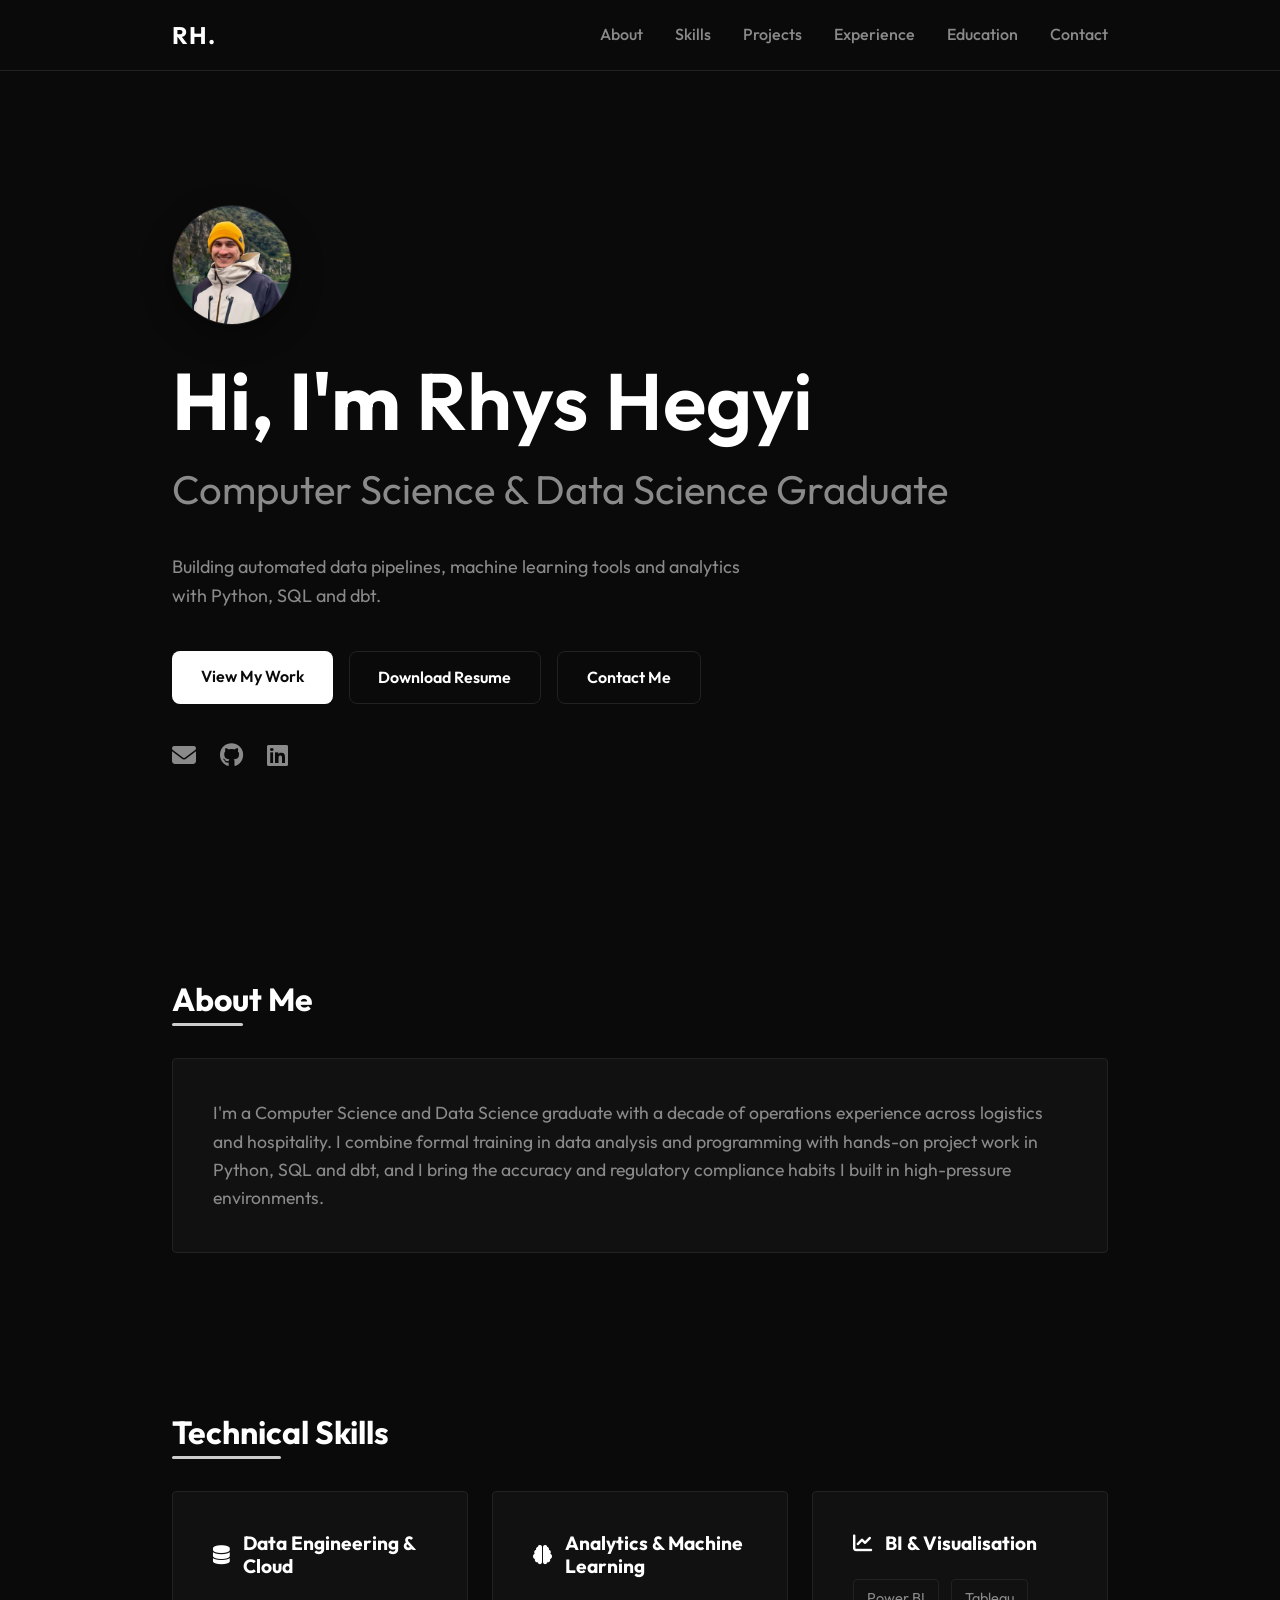
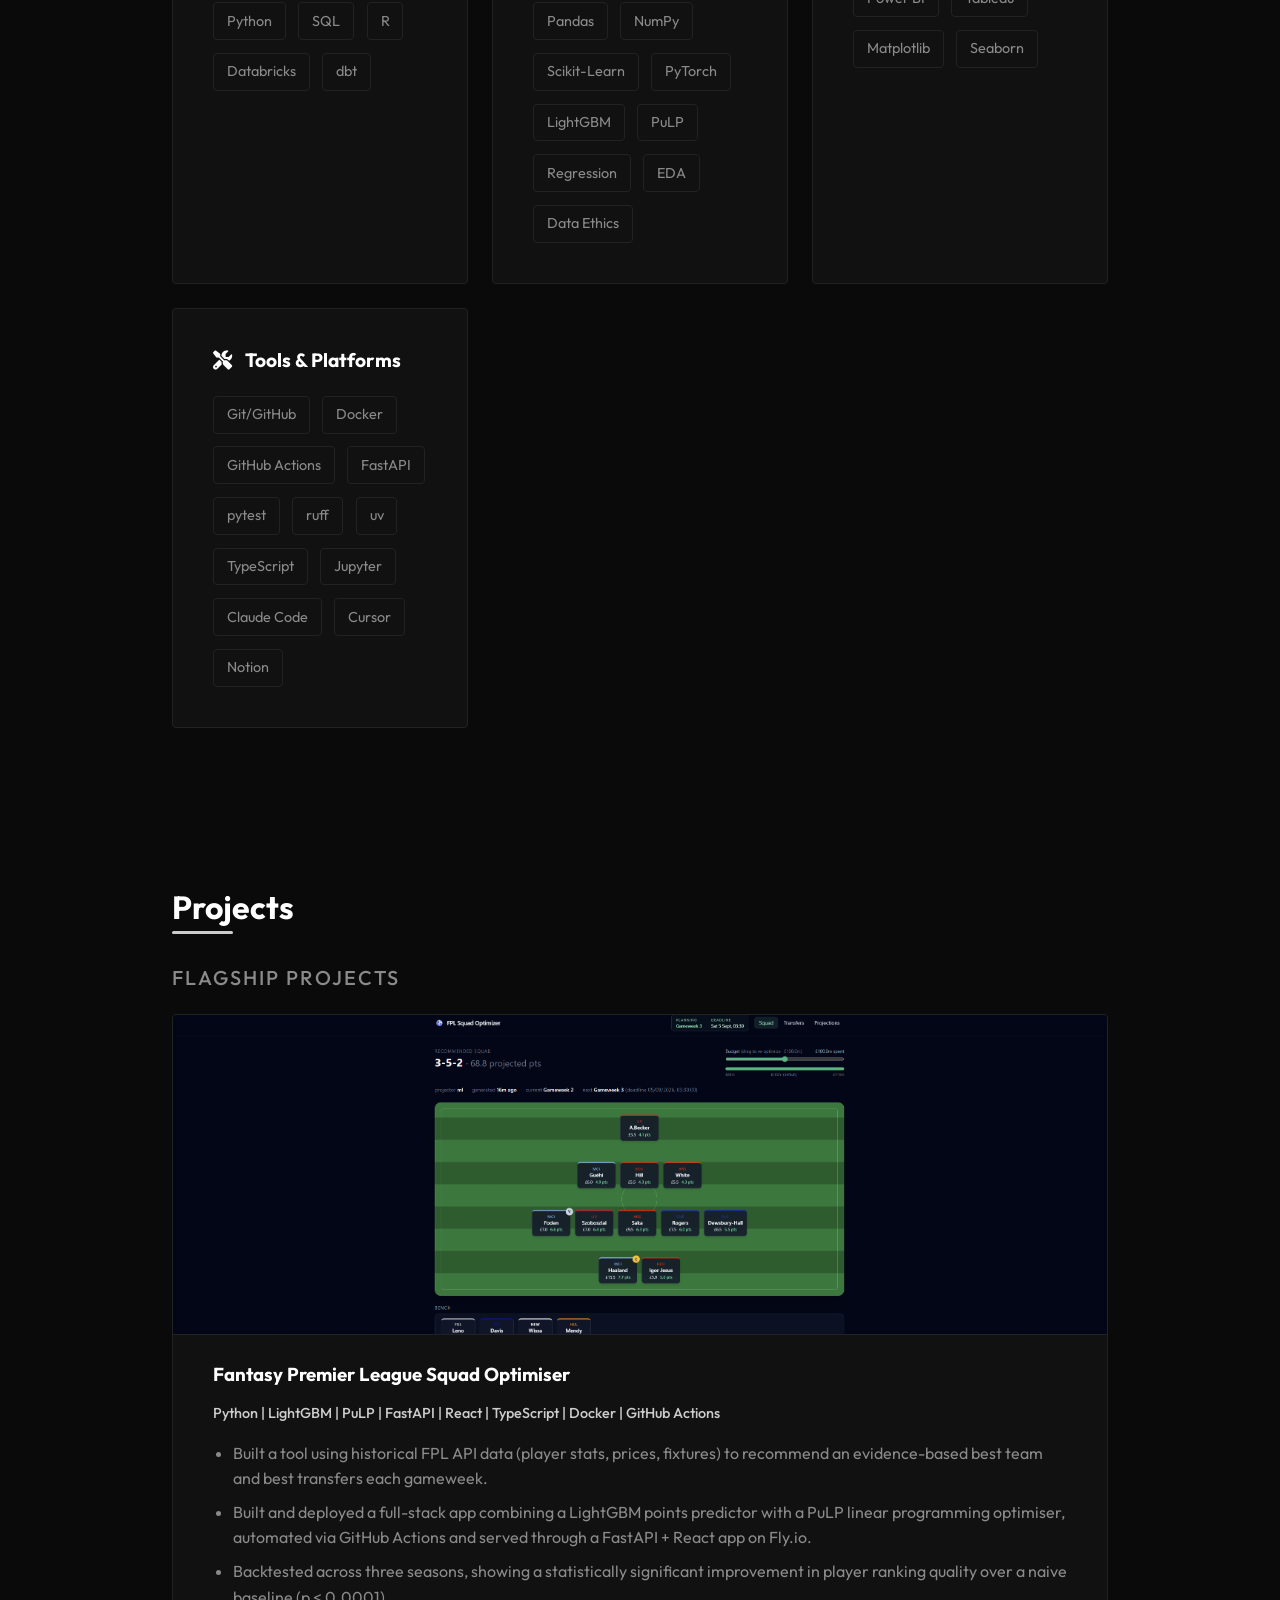
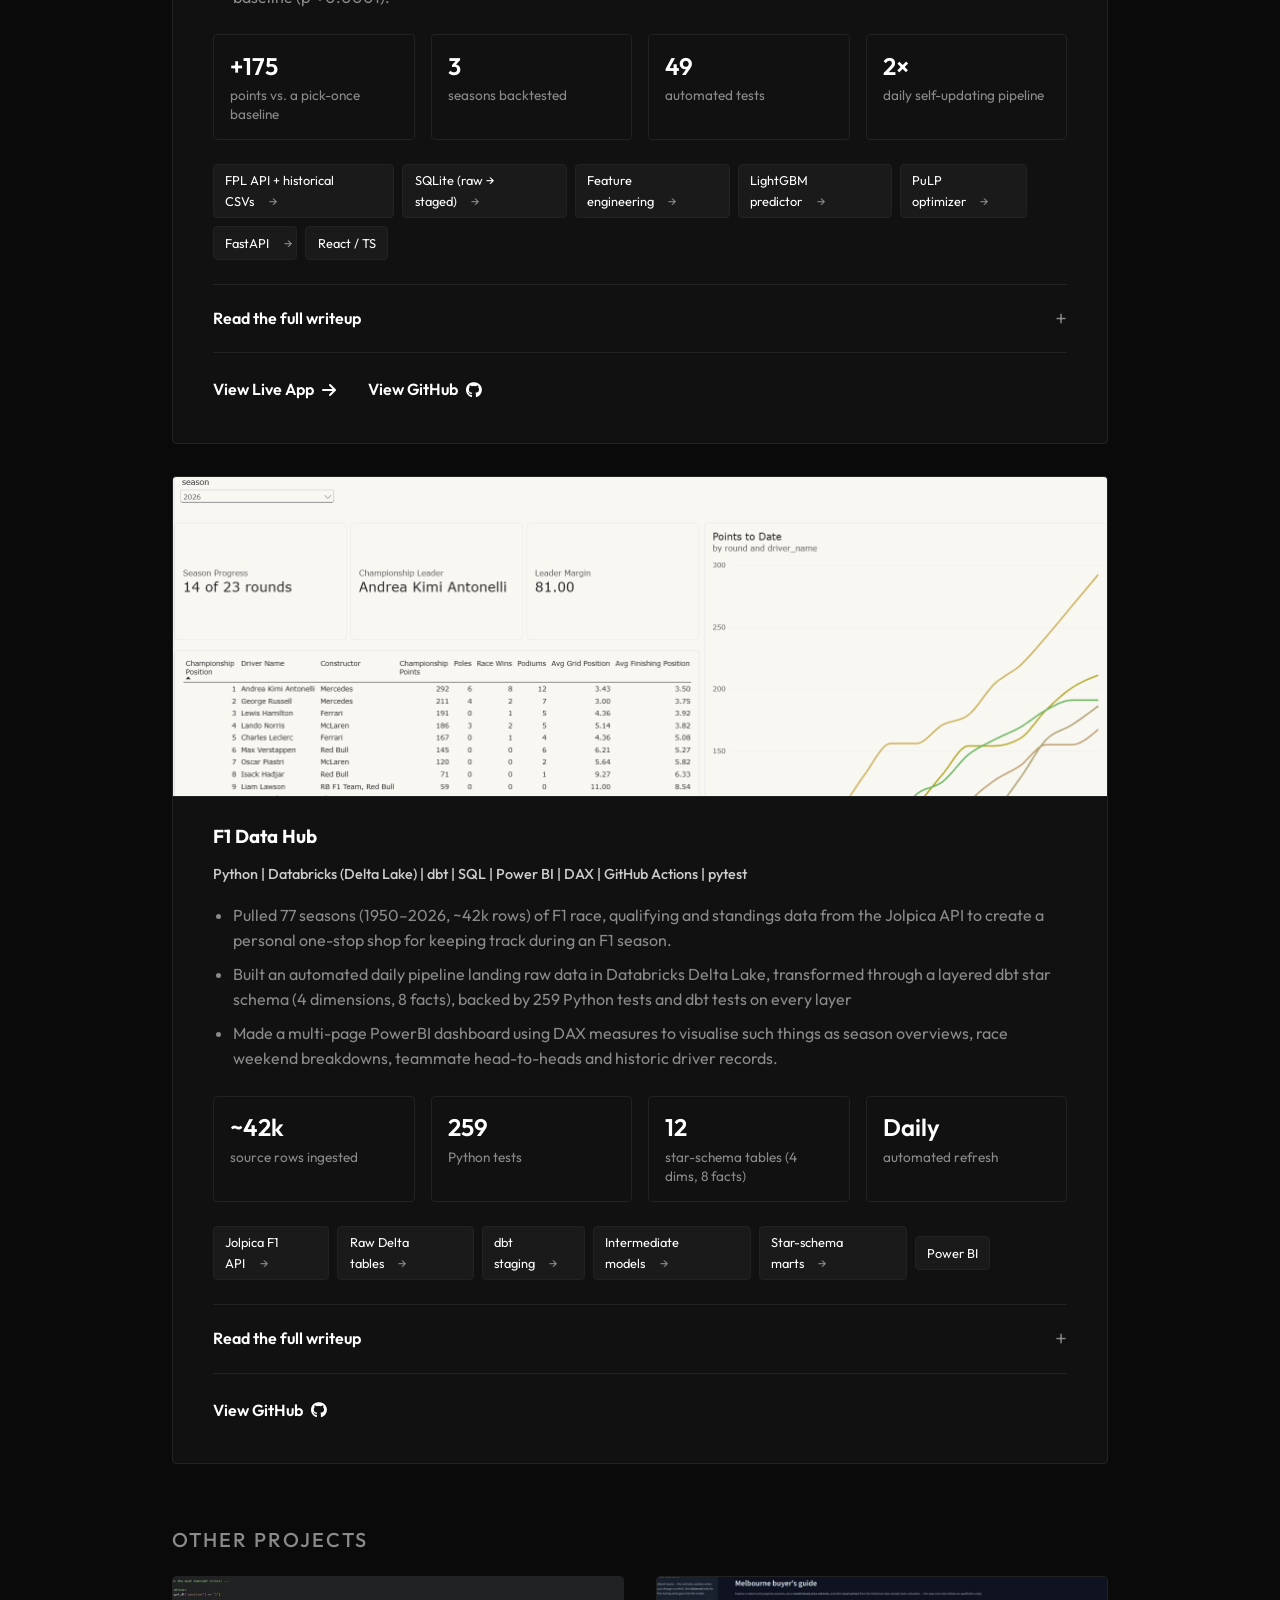
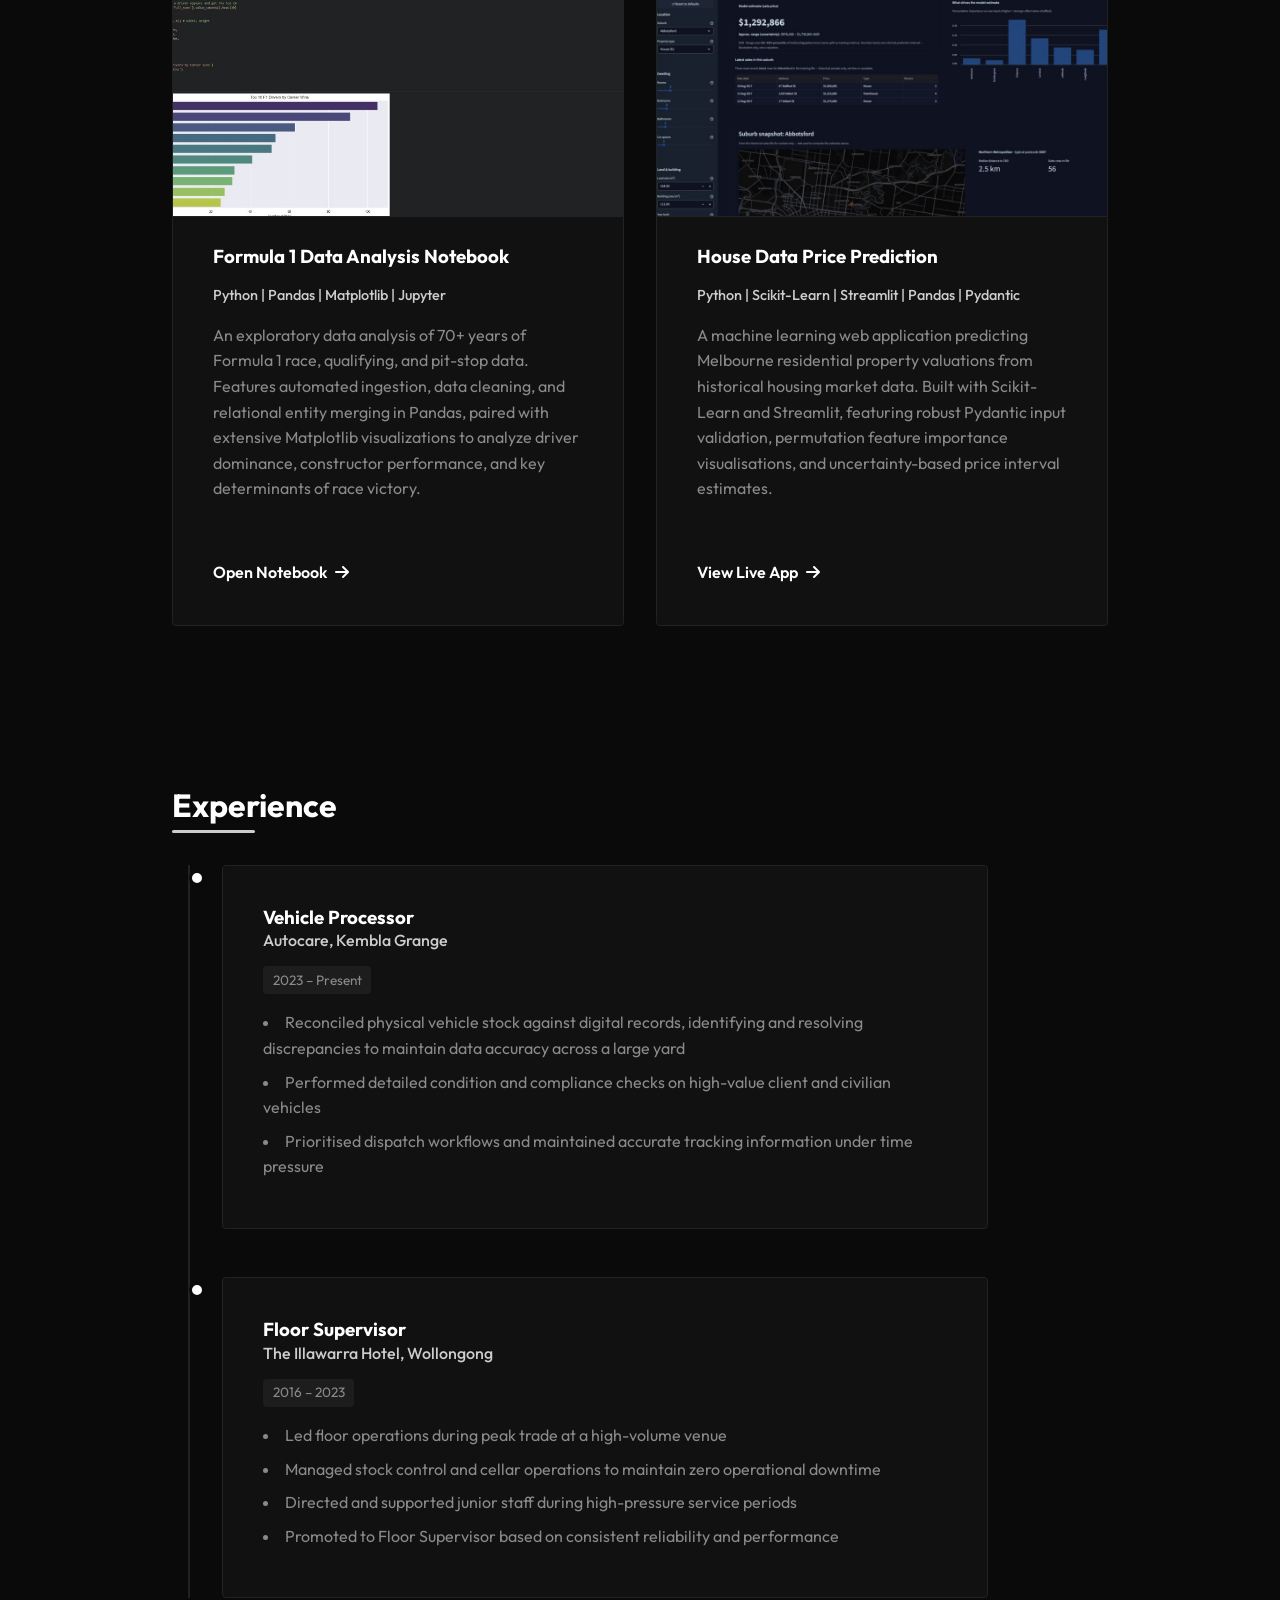
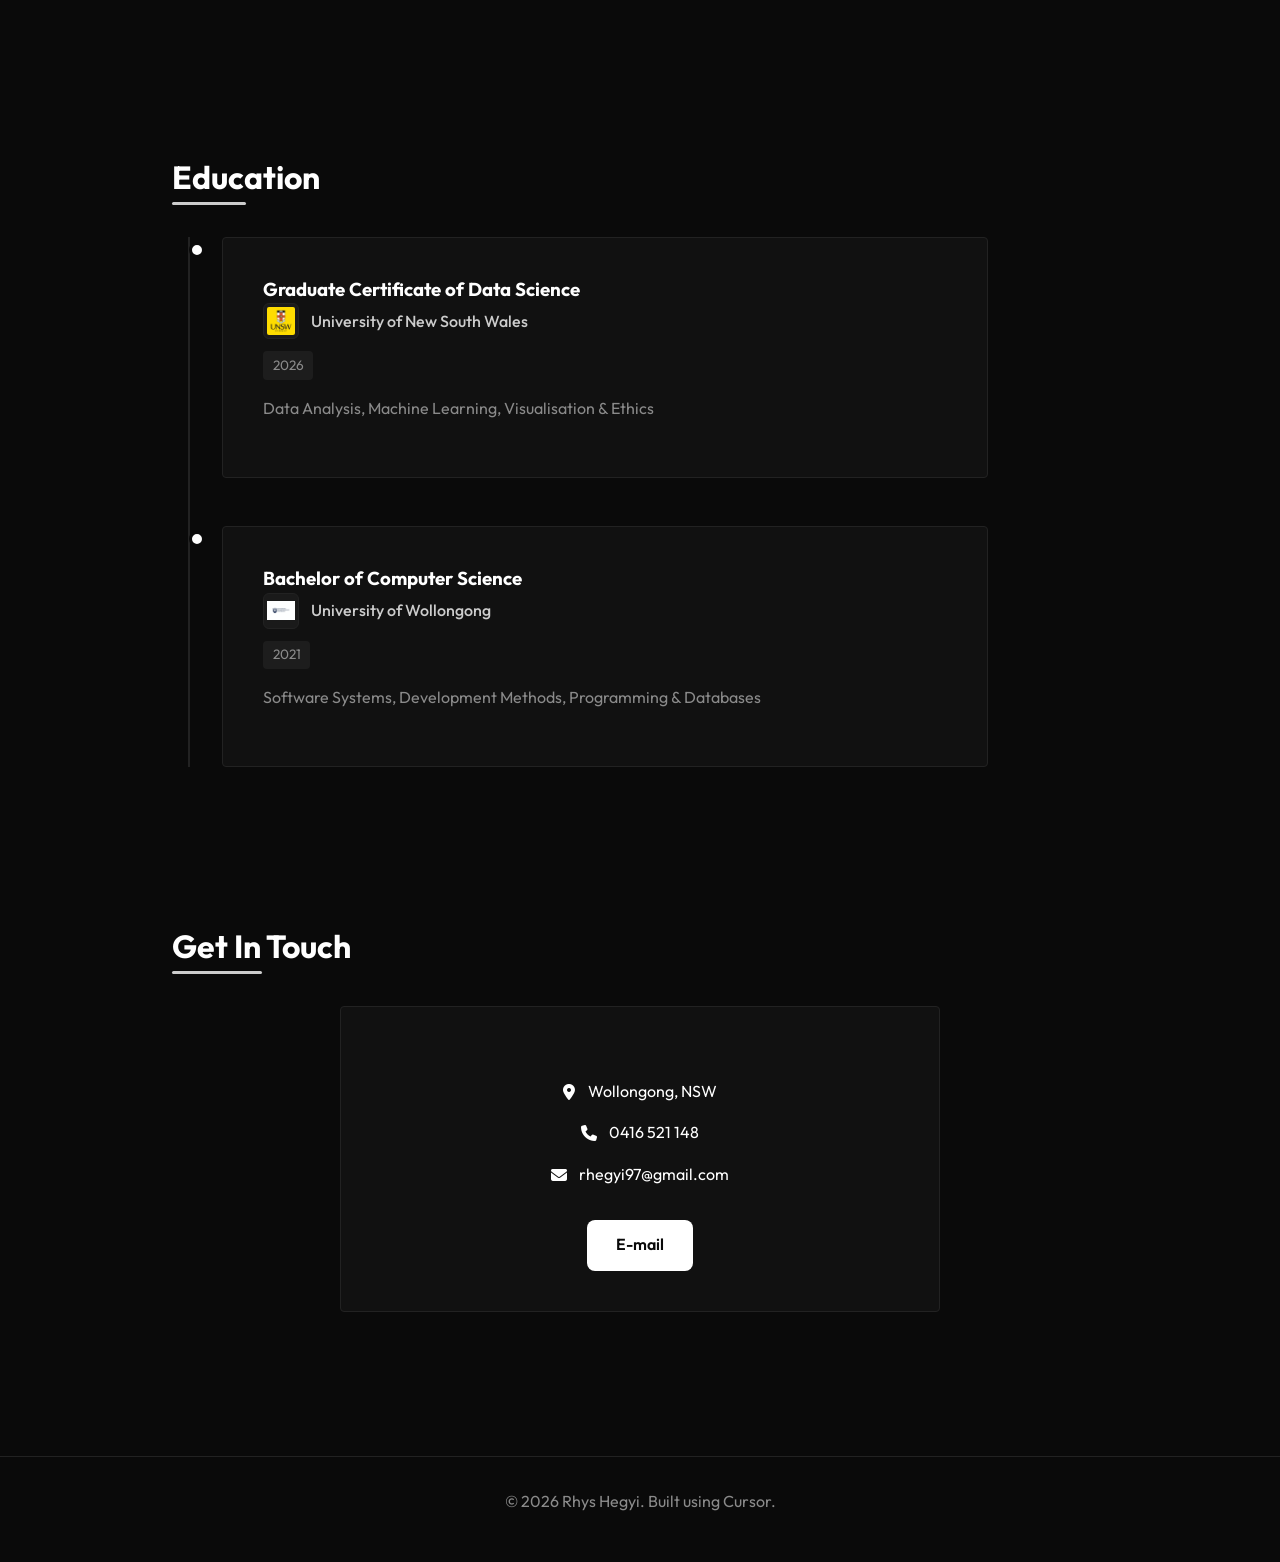
<file: index.html>
<!DOCTYPE html>
<html lang="en">
<head>
    <meta charset="UTF-8">
    <meta name="viewport" content="width=device-width, initial-scale=1.0">
    <title>Rhys Hegyi | Personal Portfolio</title>
    <meta name="description" content="Portfolio of Rhys Hegyi. Computer Science graduate & Data Science student.">
    <link rel="preconnect" href="https://fonts.googleapis.com">
    <link rel="preconnect" href="https://fonts.gstatic.com" crossorigin>
    <link href="https://fonts.googleapis.com/css2?family=Outfit:wght@300;400;500;600;700&display=swap" rel="stylesheet">
    <link rel="stylesheet" href="style.css">
    <link rel="stylesheet" href="https://cdnjs.cloudflare.com/ajax/libs/font-awesome/6.4.0/css/all.min.css">
</head>
<body>


    <nav class="navbar">
        <div class="nav-content">
            <a href="#" class="logo">RH.</a>
            <ul class="nav-links">
                <li><a href="#about">About</a></li>
                <li><a href="#skills">Skills</a></li>
                <li><a href="#projects">Projects</a></li>
                <li><a href="#experience">Experience</a></li>
                <li><a href="#education">Education</a></li>
                <li><a href="#contact">Contact</a></li>
            </ul>
        </div>
    </nav>

    <main class="container">
        <!-- Hero Section -->
        <section id="hero" class="hero fade-in">
            <img
                class="hero-avatar"
                src="assets/headshot.png"
                alt="Headshot of Rhys Hegyi"
                width="120"
                height="120"
                loading="eager"
                decoding="async"
            >
            <h1 class="hero-title">Hi, I'm <span class="highlight">Rhys Hegyi</span></h1>
            <h2 class="hero-subtitle">Computer Science & Data Science Graduate</h2>
            <p class="hero-text">Building automated data pipelines, machine learning tools and analytics with Python, SQL and dbt.</p>
            <div class="hero-buttons">
                <a href="#projects" class="btn btn-primary">View My Work</a>
                <a href="assets/Rhys%20Hegyi%20Resume.pdf" download="Rhys_Hegyi_Resume.pdf" class="btn btn-secondary">Download Resume</a>
                <a href="#contact" class="btn btn-secondary">Contact Me</a>
            </div>
            <div class="social-links">
                <a href="mailto:rhegyi97@gmail.com" target="_blank" rel="noopener noreferrer" aria-label="Email"><i class="fa-solid fa-envelope"></i></a>
                <a href="https://github.com/rhyshegyi" target="_blank" rel="noopener noreferrer" aria-label="GitHub"><i class="fa-brands fa-github"></i></a>
                <a href="https://www.linkedin.com/in/rhys-hegyi-453014413" target="_blank" rel="noopener noreferrer" aria-label="LinkedIn"><i class="fa-brands fa-linkedin"></i></a>
            </div>
        </section>

        <!-- About Section -->
        <section id="about" class="section fade-in">
            <h2 class="section-title">About Me</h2>
            <div class="glass-card about-card">
                <p>I'm a Computer Science and Data Science graduate with a decade of operations experience across logistics and hospitality. I combine formal training in data analysis and programming with hands-on project work in Python, SQL and dbt, and I bring the accuracy and regulatory compliance habits I built in high-pressure environments.</p>
            </div>
        </section>

        <!-- Skills Section -->
        <section id="skills" class="section fade-in">
            <h2 class="section-title">Technical Skills</h2>
            <div class="skills-grid">
                <div class="glass-card skill-category">
                    <h3><i class="fa-solid fa-database"></i> Data Engineering & Cloud</h3>
                    <div class="skill-tags">
                        <span>Python</span>
                        <span>SQL</span>
                        <span>R</span>
                        <span>Databricks</span>
                        <span>dbt</span>
                    </div>
                </div>
                <div class="glass-card skill-category">
                    <h3><i class="fa-solid fa-brain"></i> Analytics & Machine Learning</h3>
                    <div class="skill-tags">
                        <span>Pandas</span>
                        <span>NumPy</span>
                        <span>Scikit-Learn</span>
                        <span>PyTorch</span>
                        <span>LightGBM</span>
                        <span>PuLP</span>
                        <span>Regression</span>
                        <span>EDA</span>
                        <span>Data Ethics</span>
                    </div>
                </div>
                <div class="glass-card skill-category">
                    <h3><i class="fa-solid fa-chart-line"></i> BI & Visualisation</h3>
                    <div class="skill-tags">
                        <span>Power BI</span>
                        <span>Tableau</span>
                        <span>Matplotlib</span>
                        <span>Seaborn</span>
                    </div>
                </div>
                <div class="glass-card skill-category">
                    <h3><i class="fa-solid fa-screwdriver-wrench"></i> Tools & Platforms</h3>
                    <div class="skill-tags">
                        <span>Git/GitHub</span>
                        <span>Docker</span>
                        <span>GitHub Actions</span>
                        <span>FastAPI</span>
                        <span>pytest</span>
                        <span>ruff</span>
                        <span>uv</span>
                        <span>TypeScript</span>
                        <span>Jupyter</span>
                        <span>Claude Code</span>
                        <span>Cursor</span>
                        <span>Notion</span>
                    </div>
                </div>
            </div>
        </section>

        <!-- Projects Section -->
        <section id="projects" class="section fade-in">
            <h2 class="section-title">Projects</h2>

            <h3 class="projects-subtitle">Flagship Projects</h3>
            <div class="projects-grid">
                <article class="glass-card project-card flagship-card">
                    <img class="project-image" src="assets/projects/fpl_optimizer.png" alt="Screenshot of Fantasy Premier League Squad Optimizer"
                        width="1200" height="675" loading="lazy" decoding="async">
                    <div class="project-content">
                        <h3>Fantasy Premier League Squad Optimiser</h3>
                        <p class="tech-stack">Python | LightGBM | PuLP | FastAPI | React | TypeScript | Docker | GitHub Actions</p>
                        <ul class="project-summary">
                            <li>Built a tool using historical FPL API data (player stats, prices, fixtures) to recommend an evidence-based best team and best transfers each gameweek.</li>
                            <li>Built and deployed a full-stack app combining a LightGBM points predictor with a PuLP linear programming optimiser, automated via GitHub Actions and served through a FastAPI + React app on Fly.io.</li>
                            <li>Backtested across three seasons, showing a statistically significant improvement in player ranking quality over a naive baseline (p &lt; 0.0001).</li>
                        </ul>

                        <ul class="project-stats">
                            <li><strong>+175</strong> points vs. a pick-once baseline</li>
                            <li><strong>3</strong> seasons backtested</li>
                            <li><strong>49</strong> automated tests</li>
                            <li><strong>2×</strong> daily self-updating pipeline</li>
                        </ul>

                        <div class="pipeline-flow" aria-label="Architecture">
                            <span>FPL API + historical CSVs</span>
                            <span>SQLite (raw → staged)</span>
                            <span>Feature engineering</span>
                            <span>LightGBM predictor</span>
                            <span>PuLP optimizer</span>
                            <span>FastAPI</span>
                            <span>React / TS</span>
                        </div>

                        <details class="case-study">
                            <summary>Read the full writeup</summary>
                            <div class="case-study-body">
                                <h4>Data</h4>
                                <p>The public FPL API (bootstrap-static, fixtures, element-summary, entry lookup) plus 3 seasons of historical per-gameweek data from the vaastav/Fantasy-Premier-League community dataset. GitHub Actions runs the full pipeline twice a day and redeploys automatically when the artifacts change.</p>

                                <h4>Bugs I found and fixed</h4>
                                <ol>
                                    <li><strong>The fixture-difficulty feature was dead for a month.</strong> FPL silently changed its team-strength data scale mid-season. Because the model was trained on the old scale, every live fixture looked equally weak. Sweeping the feature across its whole live range moved predictions by exactly 0.000000. I caught it by asking "why does it want a player from a team facing a strong opponent?", not from any metric. The fix was percentile-rank encoding, which doesn't depend on scale, plus a new <code>validate.py</code> gate that fails the pipeline before a bad export can ship.</li>
                                    <li><strong>A stale local database was committed over fresh CI artifacts three times.</strong> <code>fpl export</code> now refuses to run on data older than 6 hours.</li>
                                    <li><strong>The scheduled cron job had never actually run.</strong> I moved it off the top of the hour, which is when GitHub's scheduler is most congested.</li>
                                </ol>

                                <h4>Key decisions</h4>
                                <ul>
                                    <li>I built the optimizer on naive projections first and swapped in the ML model later. That proved the LP mechanics worked on their own, separate from model complexity.</li>
                                    <li>I chose FastAPI + React over Streamlit to demonstrate full-stack ability.</li>
                                    <li>The deployed runtime serves only cached JSON artifacts, with no live SQLite or LightGBM. This keeps the image small and solves fast (~250ms).</li>
                                    <li>CI builds the real image, boots it, and smoke-tests every route before a deploy can go ahead.</li>
                                    <li>Team strength is encoded as a within-season percentile rank instead of raw values. This came directly out of the dead-feature bug above.</li>
                                </ul>

                                <h4>Validation</h4>
                                <p>I tested with a season-replay backtest harness across 3 seasons, with no lookahead:</p>
                                <ul>
                                    <li>The ML model ranks players significantly better than a naive form × fixture-difficulty rule (paired per-gameweek Spearman correlation, p &lt; 0.0001 over 110 gameweeks). That ranking edge alone didn't turn into extra season points.</li>
                                    <li>The transfer engine is the biggest proven win, at roughly +175 points over a "pick once and never change" baseline.</li>
                                    <li>I adopted a multi-gameweek valuation horizon even though its backtest was statistically inconclusive. The effect pointed the same way and grew steadily in all three seasons, so I made the call on that evidence instead of chasing a p-value.</li>
                                </ul>
                            </div>
                        </details>

                        <div class="project-links">
                            <a href="https://fpl-squad-optimizer.fly.dev" target="_blank" rel="noopener noreferrer" class="project-link">
                                View Live App <i class="fa-solid fa-arrow-right"></i>
                            </a>
                            <a href="https://github.com/rhyshegyi/fpl-squad-optimizer" target="_blank" rel="noopener noreferrer" class="project-link">
                                View GitHub <i class="fa-brands fa-github"></i>
                            </a>
                        </div>
                    </div>
                </article>

                <article class="glass-card project-card flagship-card">
                    <img class="project-image" src="assets/projects/f1-data-hub.png" alt="Screenshot of the F1 Data Hub Power BI season overview report"
                        width="1878" height="1034" loading="lazy" decoding="async">
                    <div class="project-content">
                        <h3>F1 Data Hub</h3>
                        <p class="tech-stack">Python | Databricks (Delta Lake) | dbt | SQL | Power BI | DAX | GitHub Actions | pytest</p>
                        <ul class="project-summary">
                            <li>Pulled 77 seasons (1950–2026, ~42k rows) of F1 race, qualifying and standings data from the Jolpica API to create a personal one-stop shop for keeping track during an F1 season.</li>
                            <li>Built an automated daily pipeline landing raw data in Databricks Delta Lake, transformed through a layered dbt star
                            schema (4 dimensions, 8 facts), backed by 259 Python tests and dbt tests on every layer</li>
                            <li>Made a multi-page PowerBI dashboard using DAX measures to visualise such things as season overviews, race
                            weekend breakdowns, teammate head-to-heads and historic driver records.</li>
                        </ul>

                        <ul class="project-stats">
                            <li><strong>~42k</strong> source rows ingested</li>
                            <li><strong>259</strong> Python tests</li>
                            <li><strong>12</strong> star-schema tables (4 dims, 8 facts)</li>
                            <li><strong>Daily</strong> automated refresh</li>
                        </ul>

                        <div class="pipeline-flow" aria-label="Architecture">
                            <span>Jolpica F1 API</span>
                            <span>Raw Delta tables</span>
                            <span>dbt staging</span>
                            <span>Intermediate models</span>
                            <span>Star-schema marts</span>
                            <span>Power BI</span>
                        </div>

                        <details class="case-study">
                            <summary>Read the full writeup</summary>
                            <div class="case-study-body">
                                <h4>Data</h4>
                                <p>The Jolpica F1 API, the actively maintained successor to Ergast (which shut down in 2024). Nine endpoints cover races, results, qualifying, sprints, drivers, both championships, lap-by-lap positions and pit stops. Each API page lands untouched as a raw Delta table row, then dbt staging parses and casts it, intermediate models handle joins, rolling form, teammate pairings and career records, and the marts form a star schema of 4 dimensions and 8 facts. GitHub Actions runs daily: it checks for a newly completed race and rebuilds dbt only when something new has loaded.</p>

                                <h4>Key decisions</h4>
                                <ul>
                                    <li><strong>The raw grain is (season, API page), not (season, race).</strong> The API paginates over result rows, so one page can span several races. Keying by race would have been silently wrong.</li>
                                    <li><strong>Championship standings come from the API instead of summed points.</strong> From 1950 to 1990 only a driver's best N results counted, so summing raw points names the wrong champion in real cases. In 1988 Prost outscored Senna 105 to 94, but Senna holds the title. The mart shows championship points and points scored side by side, so the difference is visible instead of hidden.</li>
                                    <li><strong>I added sprint data back in after the data proved me wrong.</strong> I first left it out as unnecessary, but without it the calculated points disagreed with official standings for every season since 2021, by exactly the sprint points scales. A test now checks the two agree for every season from 1991.</li>
                                    <li><strong>The marts are a star schema because Power BI is the consumer.</strong> I shaped the transformation layer around its downstream tool on purpose. Power BI-specific choices live in dbt: a single integer race key, because relationships can't join on two columns, and a relationship test on every foreign key, because an orphaned key shows up silently as "(Blank)" instead of erroring.</li>
                                    <li><strong>Teammates are compared in the last qualifying session both set a time in, using the median gap as a percentage.</strong> Comparing best laps would pit a Q1 exit against a teammate's Q3 lap on a grippier track. Median, because one aborted lap wrecks an average: Verstappen's 2023 mean gap to Pérez is 4.2%, but the median is 0.6%. Percent, because a tenth at Monaco is a bigger margin than a tenth at Spa.</li>
                                    <li><strong>Team colours live in a tested dbt seed, not the report.</strong> The source has no colours, so a versioned seed gives each constructor a background and a readable text colour. The build fails if a team on the teammate page has no colour, so a new team can't slip in as grey.</li>
                                    <li><strong>Drivers from different eras are compared with modern points per start.</strong> Career totals favour modern drivers, who race 24 Grands Prix a season against 7 or 8 in the 1950s, when a win was worth 8 points. Rescoring every result since 1950 with today's 25-18-15 system removes points-system changes, and dividing by starts removes season length. It can't remove the car. With a 50-start minimum, Fangio leads on 16.8, ahead of Hamilton (13.86) and Verstappen (13.84).</li>
                                    <li><strong>Poles come from grid slot 1, not qualifying P1.</strong> Qualifying data only exists from 1994, so counting qualifying P1 gave every earlier season zero poles. Grid slot 1 covers every race since 1950 and matches the official career counts: Hamilton 104, Schumacher 68, Senna 65, Fangio 29.</li>
                                    <li><strong>Laps and pit stops load race by race.</strong> Jolpica rejects season-wide lap requests, and a season of laps is around 270 pages. Loading each race separately, and recording progress after every race, keeps the daily run to about 13 requests per Grand Prix and lets an interrupted backfill resume at the next race.</li>
                                </ul>

                                <h4>Bugs I found and fixed</h4>
                                <ul>
                                    <li>Until the mid-1960s, F1 rules allowed shared drives, where a retiring driver took over a teammate's car. That produces two legitimate result rows for one driver in one race, which broke an early uniqueness assumption.</li>
                                    <li>A handful of 1960s rows store the literal string <code>'None'</code> as a car number, which would silently break a hard type cast across the whole table. I fixed it with a soft cast plus a monitored test.</li>
                                    <li>API paths use camelCase but the project uses snake_case. That mismatch made two endpoints silently return nothing.</li>
                                    <li>The drivers endpoint has no round numbers, so its watermark was saved as empty and it reloaded on every scheduled run. The watermark now records the round the load was current as of, and repeated runs write nothing.</li>
                                    <li>The driver form model summed race points only, so every career and rolling total missed sprint points. A test against the published standings failed on exactly 71 driver-seasons, matching the sprint counts.</li>
                                    <li>The champion flag only checked for first place in the standings, so Antonelli already had the 2026 title while leading with nine rounds left. A season now only has a champion once its final race has run.</li>
                                </ul>

                                <h4>Verification</h4>
                                <p>I checked the outputs against real F1 history, not just internal consistency:</p>
                                <ul>
                                    <li>1988 championship: Senna 90, Prost 87, with Prost's 18 dropped points correctly excluded.</li>
                                    <li>2021 title race including sprint points: Verstappen 395.5, Hamilton 387.5.</li>
                                    <li>Career title counts: Hamilton and Schumacher both on 7.</li>
                                    <li>2024 teammate qualifying: Russell beat Hamilton 19–5, with a median gap of -0.190 s (-0.225%).</li>
                                    <li>All-time records: Verstappen is the youngest winner at 18 years 228 days and has the most consecutive wins at 10, Schumacher has 19 podiums in a row, and Fagioli is the oldest winner at 53 years 22 days.</li>
                                </ul>

                                <h4>Testing and the report</h4>
                                <p>Ingestion is covered by 259 offline Python tests against recorded API fixtures, and the code is <code>ruff</code> clean. The full dbt build passes except for two warnings I kept on purpose. One flags the <code>'None'</code> car numbers. The other flags races where the lap data and the results disagree on laps completed: at the 2026 British Grand Prix, Sainz has 51 laps in the results but 52 in the lap data.</p>
                                <p>I write tests first, then break the model on purpose to confirm they fail. That caught three Records tests that only passed against empty stubs, because they took their list of races from the model they were testing. Once they took races from the source instead, they failed properly.</p>
                                <p>The Power BI report has four pages: Season Overview, Race Weekend, Teammate Head2Head and Records. Two extensions are in progress. Records is being rebuilt as an all-time hub with a career leaderboard, the era-adjusted score, streaks and age records. Race Weekend is getting a lap-by-lap position chart and a pit stops table. Power BI's free tier can't publish a public link, so the repo includes screenshots and the <code>.pbix</code> file.</p>
                            </div>
                        </details>

                        <div class="project-links">
                            <a href="https://github.com/rhyshegyi/F1-Data-Hub" target="_blank" rel="noopener noreferrer" class="project-link">
                                View GitHub <i class="fa-brands fa-github"></i>
                            </a>
                        </div>
                    </div>
                </article>
            </div>

            <h3 class="projects-subtitle">Other Projects</h3>
            <div class="projects-grid projects-grid-compact">
                <div class="glass-card project-card">
                    <img
                        class="project-image"
                        src="assets/projects/f1-data-analysis.png"
                        alt="Screenshot of Formula 1 Data Analysis project"
                        width="1200"
                        height="675"
                        loading="lazy"
                        decoding="async"
                    >
                    <div class="project-content">
                        <h3>Formula 1 Data Analysis Notebook</h3>
                        <p class="tech-stack">Python | Pandas | Matplotlib | Jupyter</p>
                        <p>An exploratory data analysis of 70+ years of Formula 1 race, qualifying, and pit-stop data. Features automated ingestion, data cleaning, and relational entity merging in Pandas, paired with extensive Matplotlib visualizations to analyze driver dominance, constructor performance, and key determinants of race victory.</p>
                        <br>
                        <a href="Project.html" target="_blank" rel="noopener noreferrer" class="project-link"> Open Notebook <i class="fa-solid fa-arrow-right"></i>
                        </a>
                    </div>
                </div>
                <div class="glass-card project-card">
                    <img
                        class="project-image"
                        src="assets/projects/house-price-prediction.png"
                        alt="Screenshot of House Data Price Prediction app"
                        width="1200"
                        height="675"
                        loading="lazy"
                        decoding="async"
                    >
                    <div class="project-content">
                        <h3>House Data Price Prediction</h3>
                        <p class="tech-stack">Python | Scikit-Learn | Streamlit | Pandas | Pydantic</p>
                        <p>A machine learning web application predicting Melbourne residential property valuations from historical housing market data. Built with Scikit-Learn and Streamlit, featuring robust Pydantic input validation, permutation feature importance visualisations, and uncertainty-based price interval estimates.</p>
                        <br>
                        <a href="https://house-price-prediction-z88f2oeszvbenrmpeuwlci.streamlit.app/" target="_blank" rel="noopener noreferrer" class="project-link">
                            View Live App <i class="fa-solid fa-arrow-right"></i>
                        </a>
                    </div>
                </div>
            </div>
        </section>

        <!-- Experience Section -->
        <section id="experience" class="section fade-in">
            <h2 class="section-title">Experience</h2>
            <div class="timeline">
                <div class="timeline-item">
                    <div class="timeline-dot"></div>
                    <div class="timeline-content glass-card">
                        <h3>Vehicle Processor</h3>
                        <h4>Autocare, Kembla Grange</h4>
                        <span class="date">2023 – Present</span>
                        <ul>
                            <li>Reconciled physical vehicle stock against digital records, identifying and resolving discrepancies to maintain data accuracy across a large yard</li>
                            <li>Performed detailed condition and compliance checks on high-value client and civilian vehicles</li>
                            <li>Prioritised dispatch workflows and maintained accurate tracking information under time pressure</li>
                        </ul>
                    </div>
                </div>
                <div class="timeline-item">
                    <div class="timeline-dot"></div>
                    <div class="timeline-content glass-card">
                        <h3>Floor Supervisor</h3>
                        <h4>The Illawarra Hotel, Wollongong</h4>
                        <span class="date">2016 – 2023</span>
                        <ul>
                            <li>Led floor operations during peak trade at a high-volume venue</li>
                            <li>Managed stock control and cellar operations to maintain zero operational downtime</li>
                            <li>Directed and supported junior staff during high-pressure service periods</li>
                            <li>Promoted to Floor Supervisor based on consistent reliability and performance</li>
                        </ul>
                    </div>
                </div>
            </div>
        </section>

        <!-- Education Section -->
        <section id="education" class="section fade-in">
            <h2 class="section-title">Education</h2>
            <div class="timeline">
                <div class="timeline-item">
                    <div class="timeline-dot"></div>
                    <div class="timeline-content glass-card">
                        <h3>Graduate Certificate of Data Science</h3>
                        <div class="edu-school">
                            <img
                                class="edu-logo"
                                src="assets/education/unsw.png"
                                alt="UNSW logo"
                                width="28"
                                height="28"
                                loading="lazy"
                                decoding="async"
                            >
                            <h4>University of New South Wales</h4>
                        </div>
                        <span class="date edu-date">2026</span>
                        <p>Data Analysis, Machine Learning, Visualisation &amp; Ethics</p>
                    </div>
                </div>
                <div class="timeline-item">
                    <div class="timeline-dot"></div>
                    <div class="timeline-content glass-card">
                        <h3>Bachelor of Computer Science</h3>
                        <div class="edu-school">
                            <img
                                class="edu-logo"
                                src="assets/education/uow.png"
                                alt="University of Wollongong logo"
                                width="28"
                                height="28"
                                loading="lazy"
                                decoding="async"
                            >
                            <h4>University of Wollongong</h4>
                        </div>
                        <span class="date edu-date">2021</span>
                        <p>Software Systems, Development Methods, Programming &amp; Databases</p>
                    </div>
                </div>
            </div>
        </section>

        <!-- Contact Section -->
        <section id="contact" class="section fade-in">
            <h2 class="section-title">Get In Touch</h2>
            <div class="glass-card contact-card">
                <div class="contact-info">
                    <p><i class="fa-solid fa-location-dot"></i> Wollongong, NSW</p>
                    <p><i class="fa-solid fa-phone"></i> 0416 521 148</p>
                    <p><i class="fa-solid fa-envelope"></i> rhegyi97@gmail.com</p>
                </div>
                <a href="mailto:rhegyi97@gmail.com" class="btn btn-primary">E-mail</a>
            </div>
        </section>
    </main>

    <footer>
        <p>&copy; 2026 Rhys Hegyi. Built using Cursor.</p>
    </footer>

    <script src="script.js"></script>
</body>
</html>
</file>
<file: style.css>
/* Custom Properties / Design Tokens */
:root {
    --bg-color: #0a0a0a;
    --text-primary: #ffffff;
    --text-secondary: #8a8a8a;
    --accent-color: #cccccc;
    --glass-bg: #111111;
    --glass-border: #222222;
    --transition: all 0.3s cubic-bezier(0.4, 0, 0.2, 1);
}

/* Reset and Base Styles */
* {
    margin: 0;
    padding: 0;
    box-sizing: border-box;
}

html {
    scroll-behavior: smooth;
}

body {
    font-family: 'Outfit', sans-serif;
    background-color: var(--bg-color);
    color: var(--text-primary);
    line-height: 1.6;
    overflow-x: hidden;
    position: relative;
}

/* Animated Background Shapes Removed for minimal look */

/* Shared Clean Card Style */
.glass-card {
    background: var(--glass-bg);
    border: 1px solid var(--glass-border);
    border-radius: 4px; /* Sharper corners for a minimal feel */
    padding: 2.5rem;
    transition: var(--transition);
}

.glass-card:hover {
    transform: translateY(-2px);
    border-color: rgba(255, 255, 255, 0.15);
}

/* Typography */
h1, h2, h3, h4 {
    line-height: 1.2;
    margin-bottom: 1rem;
}

p {
    color: var(--text-secondary);
    margin-bottom: 1rem;
}

.highlight {
    color: var(--text-primary);
    font-weight: 600;
}

/* Layout Container */
.container {
    max-width: 1000px;
    margin: 0 auto;
    padding: 0 2rem;
}

/* Navbar */
.navbar {
    position: fixed;
    top: 0;
    left: 0;
    width: 100%;
    z-index: 100;
    background: var(--bg-color);
    border-bottom: 1px solid var(--glass-border);
    transition: var(--transition);
}

.nav-content {
    max-width: 1000px;
    margin: 0 auto;
    padding: 1rem 2rem;
    display: flex;
    justify-content: space-between;
    align-items: center;
}

.logo {
    font-size: 1.5rem;
    font-weight: 700;
    color: var(--text-primary);
    text-decoration: none;
    letter-spacing: 1px;
}

.nav-links {
    list-style: none;
    display: flex;
    gap: 2rem;
}

.nav-links a {
    color: var(--text-secondary);
    text-decoration: none;
    font-weight: 500;
    transition: var(--transition);
    position: relative;
}

.nav-links a:hover {
    color: var(--accent-color);
}

.nav-links a::after {
    content: '';
    position: absolute;
    width: 0;
    height: 2px;
    bottom: -4px;
    left: 0;
    background-color: var(--accent-color);
    transition: var(--transition);
}

.nav-links a:hover::after {
    width: 100%;
}

/* Hero Section */
.hero {
    min-height: 100vh;
    display: flex;
    flex-direction: column;
    justify-content: center;
    padding-top: 5rem;
}

.hero-avatar {
    width: 120px;
    height: 120px;
    border-radius: 999px;
    object-fit: cover;
    object-position: 50% 25%;
    border: 1px solid var(--glass-border);
    box-shadow: 0 10px 30px rgba(0, 0, 0, 0.35);
    margin-bottom: 1.75rem;
    -webkit-user-select: none;
    user-select: none;
}

.hero-title {
    font-size: clamp(3rem, 8vw, 5rem);
    font-weight: 700;
}

.hero-subtitle {
    font-size: clamp(1.5rem, 4vw, 2.5rem);
    color: var(--text-secondary);
    font-weight: 400;
}

.hero-text {
    font-size: 1.125rem;
    max-width: 600px;
    margin: 1.5rem 0 2.5rem;
}

/* Buttons */
.btn {
    display: inline-block;
    padding: 0.8rem 1.8rem;
    border-radius: 8px;
    font-weight: 600;
    text-decoration: none;
    transition: var(--transition);
    cursor: pointer;
    border: none;
}

.btn-primary {
    background: var(--text-primary);
    color: var(--bg-color);
}

.btn-primary:hover {
    transform: translateY(-2px);
    background: var(--text-secondary);
}

.btn-secondary {
    background: transparent;
    color: var(--text-primary);
    border: 1px solid var(--glass-border);
}

.btn-secondary:hover {
    background: rgba(255, 255, 255, 0.1);
    border-color: var(--text-primary);
}

.hero-buttons {
    display: flex;
    flex-wrap: wrap;
    gap: 1rem;
    margin-bottom: 2rem;
}

/* Social Links */
.social-links {
    display: flex;
    gap: 1.5rem;
}

.social-links a {
    color: var(--text-secondary);
    font-size: 1.5rem;
    transition: var(--transition);
}

.social-links a:hover {
    color: var(--accent-color);
    transform: translateY(-3px);
}

/* Common Section Styles */
.section {
    padding: 5rem 0;
}

.section-title {
    font-size: 2rem;
    margin-bottom: 2.5rem;
    position: relative;
    display: inline-block;
}

.section-title::after {
    content: '';
    position: absolute;
    width: 50%;
    height: 3px;
    bottom: -8px;
    left: 0;
    background: var(--accent-color);
    border-radius: 2px;
}

/* About */
.about-card p {
    font-size: 1.1rem;
    margin-bottom: 0;
}

/* Timeline Components */
.timeline {
    position: relative;
    max-width: 800px;
    border-left: 2px solid var(--glass-border);
    margin-left: 1rem;
    padding-left: 2rem;
}

.timeline-item {
    position: relative;
    margin-bottom: 3rem;
}

.timeline-item:last-child {
    margin-bottom: 0;
}

.timeline-dot {
    position: absolute;
    left: -33px;
    top: 5px;
    width: 16px;
    height: 16px;
    border-radius: 50%;
    background: var(--text-primary);
    border: 3px solid var(--bg-color);
}

.timeline-content h3 {
    margin-bottom: 0.2rem;
    color: var(--text-primary);
}

.timeline-content h4 {
    color: var(--accent-color);
    font-size: 1rem;
    font-weight: 500;
}

.timeline-content .date {
    display: inline-block;
    font-size: 0.85rem;
    color: var(--text-secondary);
    margin-bottom: 1rem;
    background: rgba(255,255,255,0.05);
    padding: 0.2rem 0.6rem;
    border-radius: 4px;
}

.timeline-content ul {
    list-style-position: inside;
    color: var(--text-secondary);
}

.timeline-content li {
    margin-bottom: 0.5rem;
}

.timeline-content .edu-date {
    margin-top: 0.75rem;
}

/* Education logos */
.edu-school {
    display: flex;
    align-items: center;
    gap: 0.75rem;
}

.edu-school h4 {
    margin-bottom: 0;
}

.edu-logo {
    width: 36px;
    height: 36px;
    border-radius: 6px;
    object-fit: contain;
    background: rgba(255, 255, 255, 0.04);
    border: 1px solid var(--glass-border);
    padding: 3px;
}

/* Skills Grid */
.skills-grid {
    display: grid;
    grid-template-columns: repeat(auto-fit, minmax(250px, 1fr));
    gap: 1.5rem;
}

.skill-category h3 {
    display: flex;
    align-items: center;
    gap: 0.8rem;
    margin-bottom: 1.5rem;
    font-size: 1.2rem;
}

.skill-tags {
    display: flex;
    flex-wrap: wrap;
    gap: 0.8rem;
}

.skill-tags span {
    background: transparent;
    color: var(--text-secondary);
    padding: 0.4rem 0.8rem;
    border-radius: 4px;
    font-size: 0.9rem;
    border: 1px solid var(--glass-border);
    transition: var(--transition);
}

.skill-tags span:hover {
    color: var(--text-primary);
    border-color: rgba(255, 255, 255, 0.2);
    transform: translateY(-2px);
}

/* Projects */
.projects-grid {
    display: grid;
    grid-template-columns: 1fr;
    gap: 2rem;
}

.project-card {
    position: relative;
    overflow: hidden;
}

.project-image {
    width: calc(100% + 5rem);
    height: 240px;
    margin: -2.5rem -2.5rem 1.75rem;
    border-bottom: 1px solid var(--glass-border);
    object-fit: cover;
    object-position: 50% 50%;
    background: rgba(255, 255, 255, 0.03);
    display: block;
}

.project-image[src=""],
.project-image:not([src]) {
    display: none;
}

.tech-stack {
    color: var(--accent-color);
    font-weight: 500;
    font-size: 0.9rem;
    margin-bottom: 1rem;
}

.project-link {
    display: inline-flex;
    align-items: center;
    gap: 0.5rem;
    color: var(--text-primary);
    text-decoration: none;
    font-weight: 600;
    margin-top: 1rem;
    transition: var(--transition);
}

.project-link:hover {
    color: var(--accent-color);
    gap: 0.8rem;
}

.projects-subtitle {
    font-size: 1.25rem;
    font-weight: 500;
    color: var(--text-secondary);
    text-transform: uppercase;
    letter-spacing: 2px;
    margin: 0 0 1.5rem;
}

.projects-grid + .projects-subtitle {
    margin-top: 4rem;
}

.projects-grid-compact {
    grid-template-columns: repeat(auto-fit, minmax(300px, 1fr));
}

/* Flagship cards don't lift on hover: the expandable case study makes that jumpy */
.flagship-card:hover {
    transform: none;
}

.flagship-card .project-image {
    height: 320px;
    object-position: 50% 0%;
}

.project-summary {
    color: var(--text-secondary);
    padding-left: 1.25rem;
    margin-bottom: 1rem;
}

.project-summary li {
    margin-bottom: 0.5rem;
}

.project-stats {
    list-style: none;
    display: grid;
    grid-template-columns: repeat(auto-fit, minmax(140px, 1fr));
    gap: 1rem;
    margin: 1.5rem 0;
}

.project-stats li {
    border: 1px solid var(--glass-border);
    border-radius: 4px;
    padding: 0.9rem 1rem;
    font-size: 0.85rem;
    color: var(--text-secondary);
    line-height: 1.4;
}

.project-stats strong {
    display: block;
    font-size: 1.5rem;
    color: var(--text-primary);
    font-weight: 600;
    margin-bottom: 0.2rem;
}

.pipeline-flow {
    display: flex;
    flex-wrap: wrap;
    align-items: center;
    gap: 0.5rem;
    margin: 1.5rem 0;
}

.pipeline-flow span {
    font-size: 0.8rem;
    color: var(--text-primary);
    background: rgba(255, 255, 255, 0.04);
    border: 1px solid var(--glass-border);
    border-radius: 4px;
    padding: 0.35rem 0.7rem;
}

.pipeline-flow span:not(:last-child)::after {
    content: '→';
    color: var(--text-secondary);
    margin-left: 0.9rem;
    margin-right: -0.4rem;
}

.case-study {
    border-top: 1px solid var(--glass-border);
    border-bottom: 1px solid var(--glass-border);
    margin: 1.5rem 0 0.5rem;
}

.case-study summary {
    cursor: pointer;
    list-style: none;
    padding: 1rem 0;
    font-weight: 600;
    color: var(--text-primary);
    display: flex;
    justify-content: space-between;
    align-items: center;
    transition: var(--transition);
}

.case-study summary::-webkit-details-marker {
    display: none;
}

.case-study summary::after {
    content: '+';
    font-size: 1.4rem;
    font-weight: 300;
    color: var(--text-secondary);
    transition: var(--transition);
}

.case-study[open] summary::after {
    transform: rotate(45deg);
}

.case-study summary:hover {
    color: var(--accent-color);
}

.case-study-body {
    padding-bottom: 1.5rem;
}

.case-study-body h4 {
    font-size: 0.8rem;
    text-transform: uppercase;
    letter-spacing: 1.5px;
    color: var(--text-primary);
    margin: 1.75rem 0 0.75rem;
}

.case-study-body h4:first-child {
    margin-top: 0.5rem;
}

.case-study-body ul,
.case-study-body ol {
    color: var(--text-secondary);
    padding-left: 1.25rem;
    margin-bottom: 1rem;
}

.case-study-body li {
    margin-bottom: 0.6rem;
}

.case-study-body strong {
    color: var(--text-primary);
    font-weight: 500;
}

.case-study-body code {
    font-size: 0.85em;
    background: rgba(255, 255, 255, 0.06);
    padding: 0.1rem 0.35rem;
    border-radius: 3px;
    color: var(--text-primary);
}

.project-links {
    display: flex;
    flex-wrap: wrap;
    gap: 2rem;
}

/* Contact */
.contact-card {
    text-align: center;
    max-width: 600px;
    margin: 0 auto;
}

.contact-info {
    display: flex;
    flex-direction: column;
    gap: 1rem;
    margin: 2rem 0;
}

.contact-info p {
    display: flex;
    align-items: center;
    justify-content: center;
    gap: 0.8rem;
    color: var(--text-primary);
    margin-bottom: 0;
}

/* Footer */
footer {
    text-align: center;
    padding: 2rem;
    color: var(--text-secondary);
    border-top: 1px solid var(--glass-border);
    margin-top: 4rem;
}

/* Animation Classes */
.fade-in {
    opacity: 0;
    transform: translateY(30px);
    transition: opacity 0.8s ease-out, transform 0.8s ease-out;
}

.fade-in.visible {
    opacity: 1;
    transform: translateY(0);
}

/* Responsive */
@media (max-width: 768px) {
    .nav-links {
        display: none;
    }
    
    .hero-title {
        font-size: 2.5rem;
    }
    
    .timeline {
        margin-left: 0.5rem;
        padding-left: 1.5rem;
    }
}
</file>
